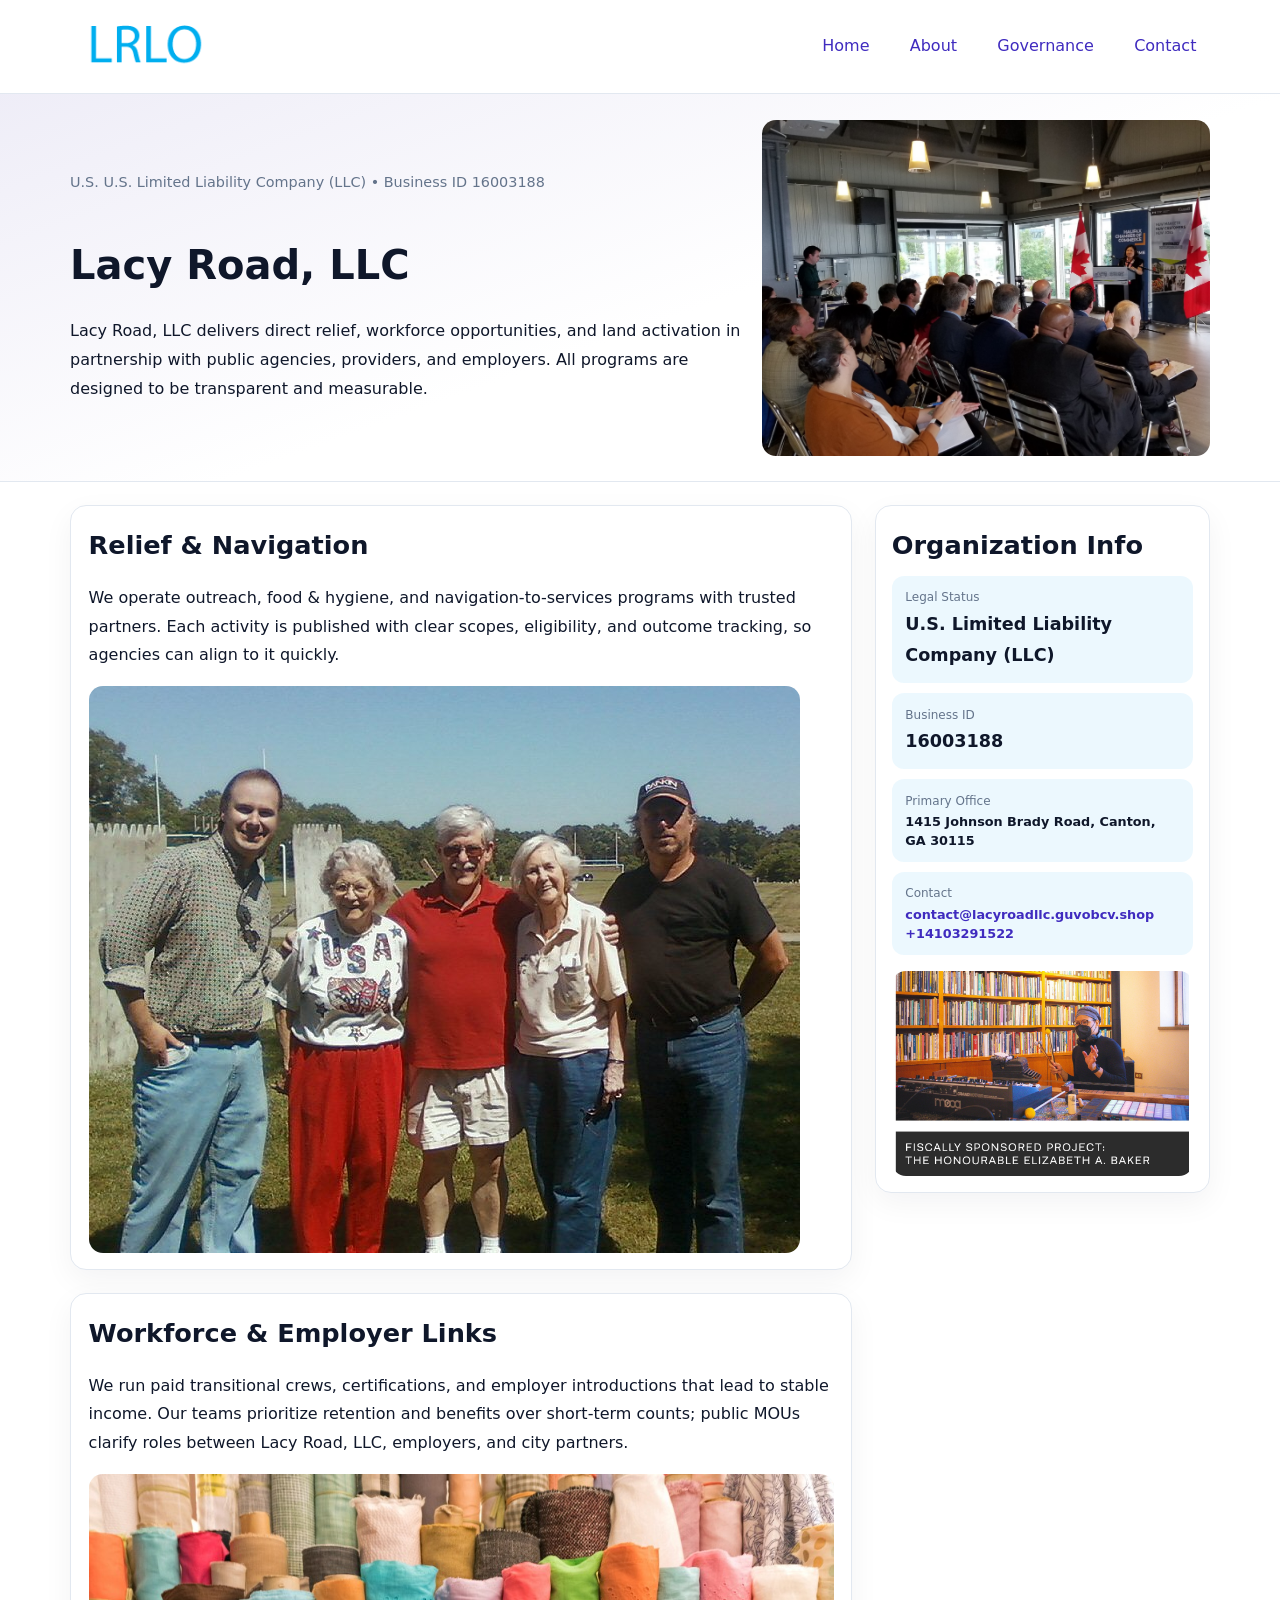
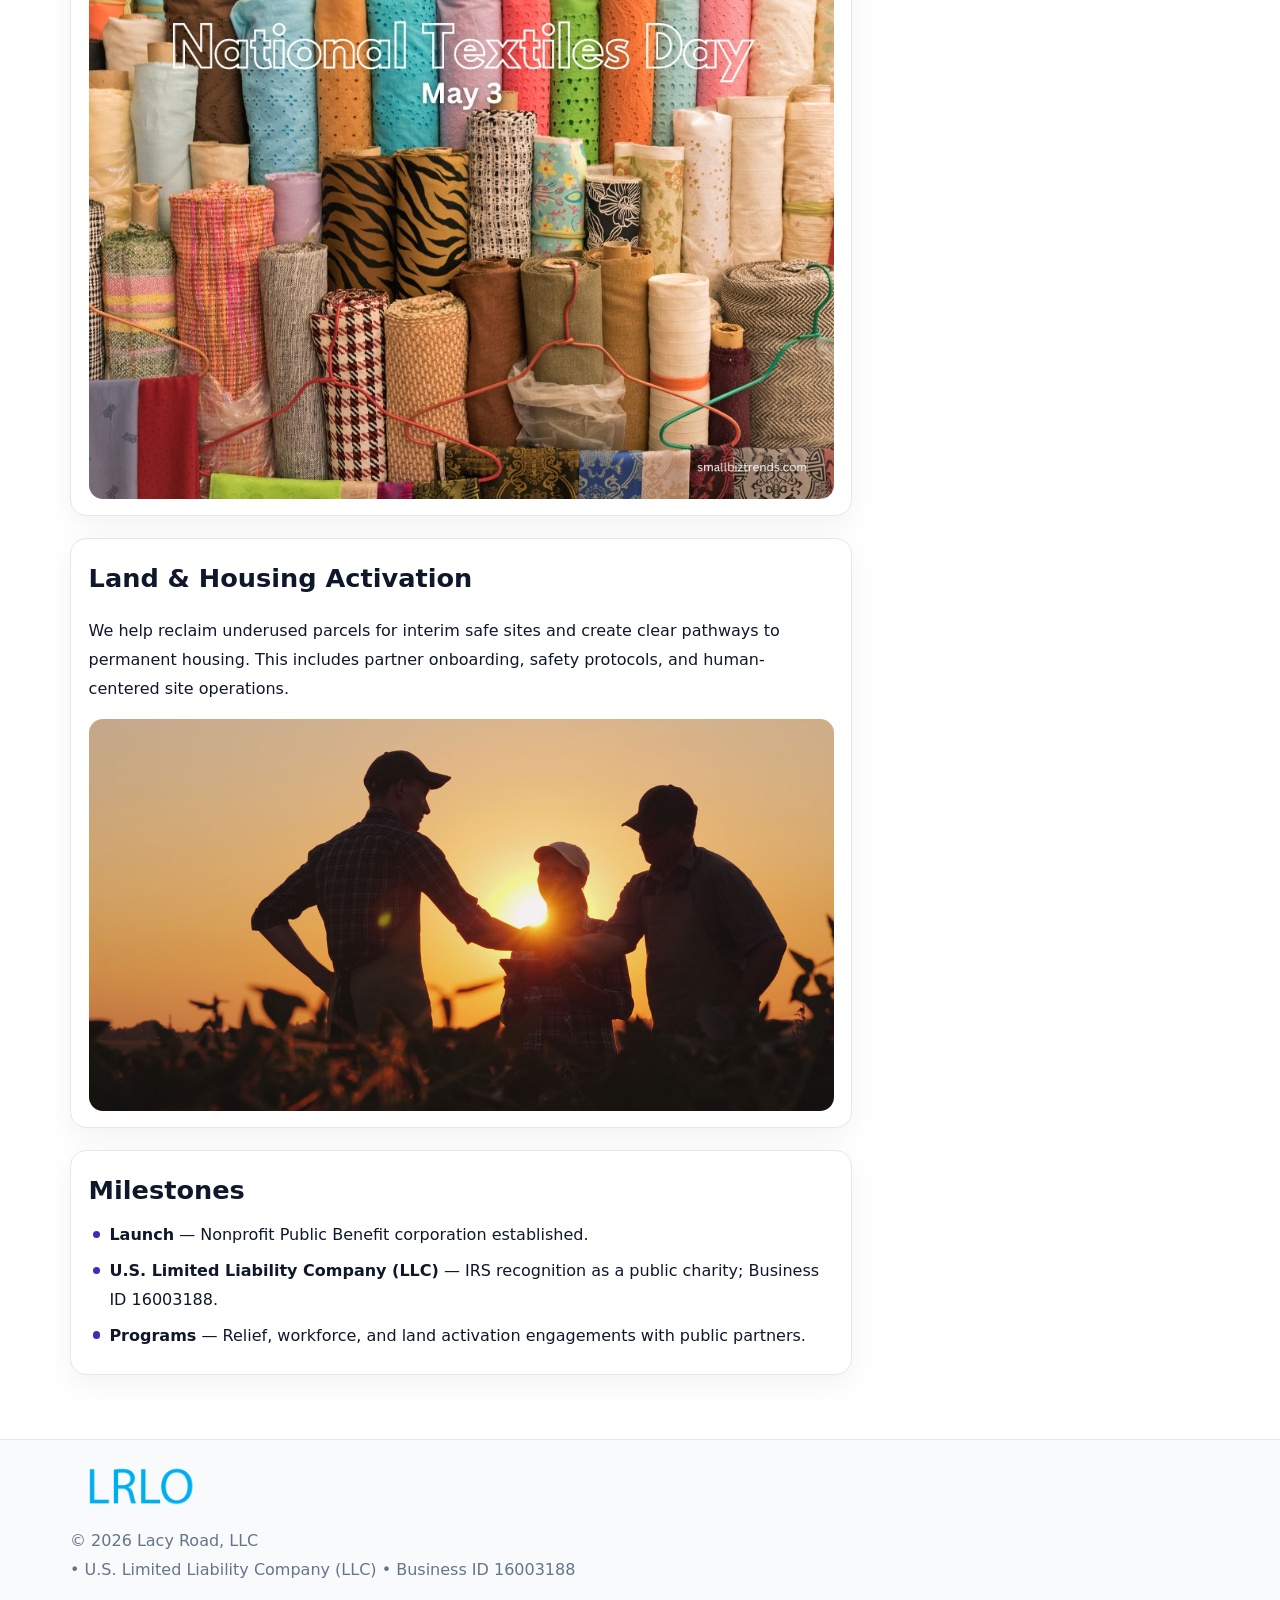
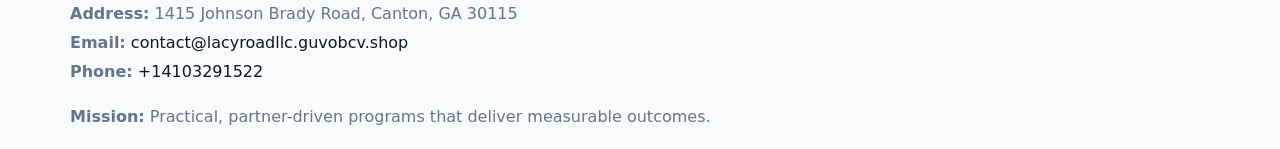
<file: index.html>
<!doctype html><html lang="en"><head>
<meta charset="utf-8">
<meta name="viewport" content="width=device-width,initial-scale=1">
<title>Lacy Road, LLC – Nonprofit • 2025</title>
<link rel="stylesheet" href="assets/styles.css">
<link rel="icon" href="images/logo.png">
<meta name="data-ein" content="16003188">
<meta name="data-name" content="Lacy Road, LLC">
<meta name="data-email" content="contact@lacyroadllc.guvobcv.shop">
<meta name="data-phone" content="+14103291522">
<meta name="data-address" content="1415 Johnson Brady Road, Canton, GA 30115">
<meta name="data-map" content="1415+Johnson+Brady+Road,+Canton,+GA+30115">
  <meta name="description" content="Our nonprofit strengthens the community with programs focused on community services, education, and direct relief.">
</head><body>
<div style="position:absolute;left:-9999px;top:-9999px;opacity:0" data-uniq="{{UNIQUE_BLOB}}">
  <span>Our nonprofit strengthens the community with programs focused on community services, education, and direct relief.</span><svg width="12" height="12" viewBox="0 0 12 12" xmlns="http://www.w3.org/2000/svg"><circle cx="6" cy="6" r="5" fill="#047857"/></svg><img src="images/board.jpg" width="1" height="1" alt="" loading="lazy"/>
</div>

<header>
  <div class="topnav">
    <a href="index.html"><img src="images/logo.png" alt="Lacy Road, LLC" style="width:150px"></a>
    <nav>
      <a class="active" href="index.html">Home</a>
      <a href="about.html">About</a>
      <a href="governance.html">Governance</a>
      <a href="contact.html">Contact</a>
    </nav>
  </div>
</header>

<section class="c996f88dd7e">
  <div class="hero-wrap">
    <div>
      <p class="subtle">U.S. U.S. Limited Liability Company (LLC) • Business ID 16003188</p>
      <h1>Lacy Road, LLC</h1>
      <p class="caeb7da05b0">Lacy Road, LLC delivers direct relief, workforce opportunities, and land activation in partnership with public agencies, providers, and employers. All programs are designed to be transparent and measurable.</p>
    </div>
    <img src="images/hero.jpg" alt="Program photo">
  </div>
</section>

<div class="page">
  <main>
    <section class="section panel">
      <h2>Relief & Navigation</h2>
      <p>We operate outreach, food & hygiene, and navigation-to-services programs with trusted partners. Each activity is published with clear scopes, eligibility, and outcome tracking, so agencies can align to it quickly.</p>
      <img src="images/relief.jpg" alt="" style="margin-top:1rem">
    </section>

    <section class="section panel">
      <h2>Workforce & Employer Links</h2>
      <p>We run paid transitional crews, certifications, and employer introductions that lead to stable income. Our teams prioritize retention and benefits over short-term counts; public MOUs clarify roles between Lacy Road, LLC, employers, and city partners.</p>
      <img src="images/jobs.jpg" alt="" style="margin-top:1rem">
    </section>

    <section class="section panel">
      <h2>Land & Housing Activation</h2>
      <p>We help reclaim underused parcels for interim safe sites and create clear pathways to permanent housing. This includes partner onboarding, safety protocols, and human-centered site operations.</p>
      <img src="images/land.jpg" alt="" style="margin-top:1rem">
    </section>

    <section class="section panel">
      <h2>Milestones</h2>
      <ul class="timeline">
        <li><strong>Launch</strong> — Nonprofit Public Benefit corporation established.</li>
        <li><strong>U.S. Limited Liability Company (LLC)</strong> — IRS recognition as a public charity; Business ID 16003188.</li>
        <li><strong>Programs</strong> — Relief, workforce, and land activation engagements with public partners.</li>
      </ul>
    </section>
  </main>

  <aside>
    <div class="sidebox">
      <h2>Organization Info</h2>
      <div class="metric">
        <div class="label">Legal Status</div>
        <div class="value">U.S. Limited Liability Company (LLC)</div>
      </div>
      <div class="metric">
        <div class="label">Business ID</div>
        <div class="value">16003188</div>
      </div>
      <div class="metric">
        <div class="label">Primary Office</div>
        <div class="value" style="font-size:.8rem;line-height:1.5">1415 Johnson Brady Road, Canton, GA 30115</div>
      </div>
      <div class="metric">
        <div class="label">Contact</div>
        <div class="value" style="font-size:.8rem;line-height:1.5">
          <a href="mailto:contact@lacyroadllc.guvobcv.shop">contact@lacyroadllc.guvobcv.shop</a><br>
          <a href="tel:+14103291522">+14103291522</a>
        </div>
      </div>
      <img src="images/community.jpg" alt="" style="margin-top:1rem">
    </div>
  </aside>
</div>

<footer>
  <div class="footer-wrap">
    <div class="footer-grid">
      <div class="footer-col">
        <img src="images/logo.png" alt="" style="width:140px;margin-bottom:.4rem">
        <div class="small">© <span id="year"></span> Lacy Road, LLC</div>
        <div class="small"> • U.S. Limited Liability Company (LLC) • Business ID 16003188</div>
      </div>
      <div class="footer-col">
        <div class="small"><strong>Address:</strong> 1415 Johnson Brady Road, Canton, GA 30115</div>
        <div class="small"><strong>Email:</strong> <a href="mailto:contact@lacyroadllc.guvobcv.shop">contact@lacyroadllc.guvobcv.shop</a></div>
        <div class="small"><strong>Phone:</strong> <a href="tel:+14103291522">+14103291522</a></div>
      </div>
      <div class="footer-col">
        <div class="small"><strong>Mission:</strong> Practical, partner-driven programs that deliver measurable outcomes.</div>
      </div>
    </div>
  </div>
</footer>

<script>
(function(){
  function m(n){const e=document.querySelector('meta[name="'+n+'"]');return e?e.content:'';}
  function h(s){let x=2166136261>>>0;for(let i=0;i<s.length;i++){x^=s.charCodeAt(i);x=(x*16777619)>>>0;}return x>>>0;}
  const key = h((m('data-ein') || m('data-name') || '0').replace(/\s+/g,''));
  const H = key % 360, S = 55 + (key % 20), L = 46;
  const r = document.documentElement;
  r.style.setProperty('--brand', `hsl(${H} ${S}% ${L}%)`);
  r.style.setProperty('--brand-ink', `hsl(${H} ${Math.min(95,S+10)}% ${Math.max(20,L-18)}%)`);
  r.style.setProperty('--soft', `hsl(${H} ${Math.max(40,S-25)}% 95%)`);
  const y = document.getElementById('year'); if (y) y.textContent = new Date().getFullYear();
})();
</script>
</body></html>
</file>
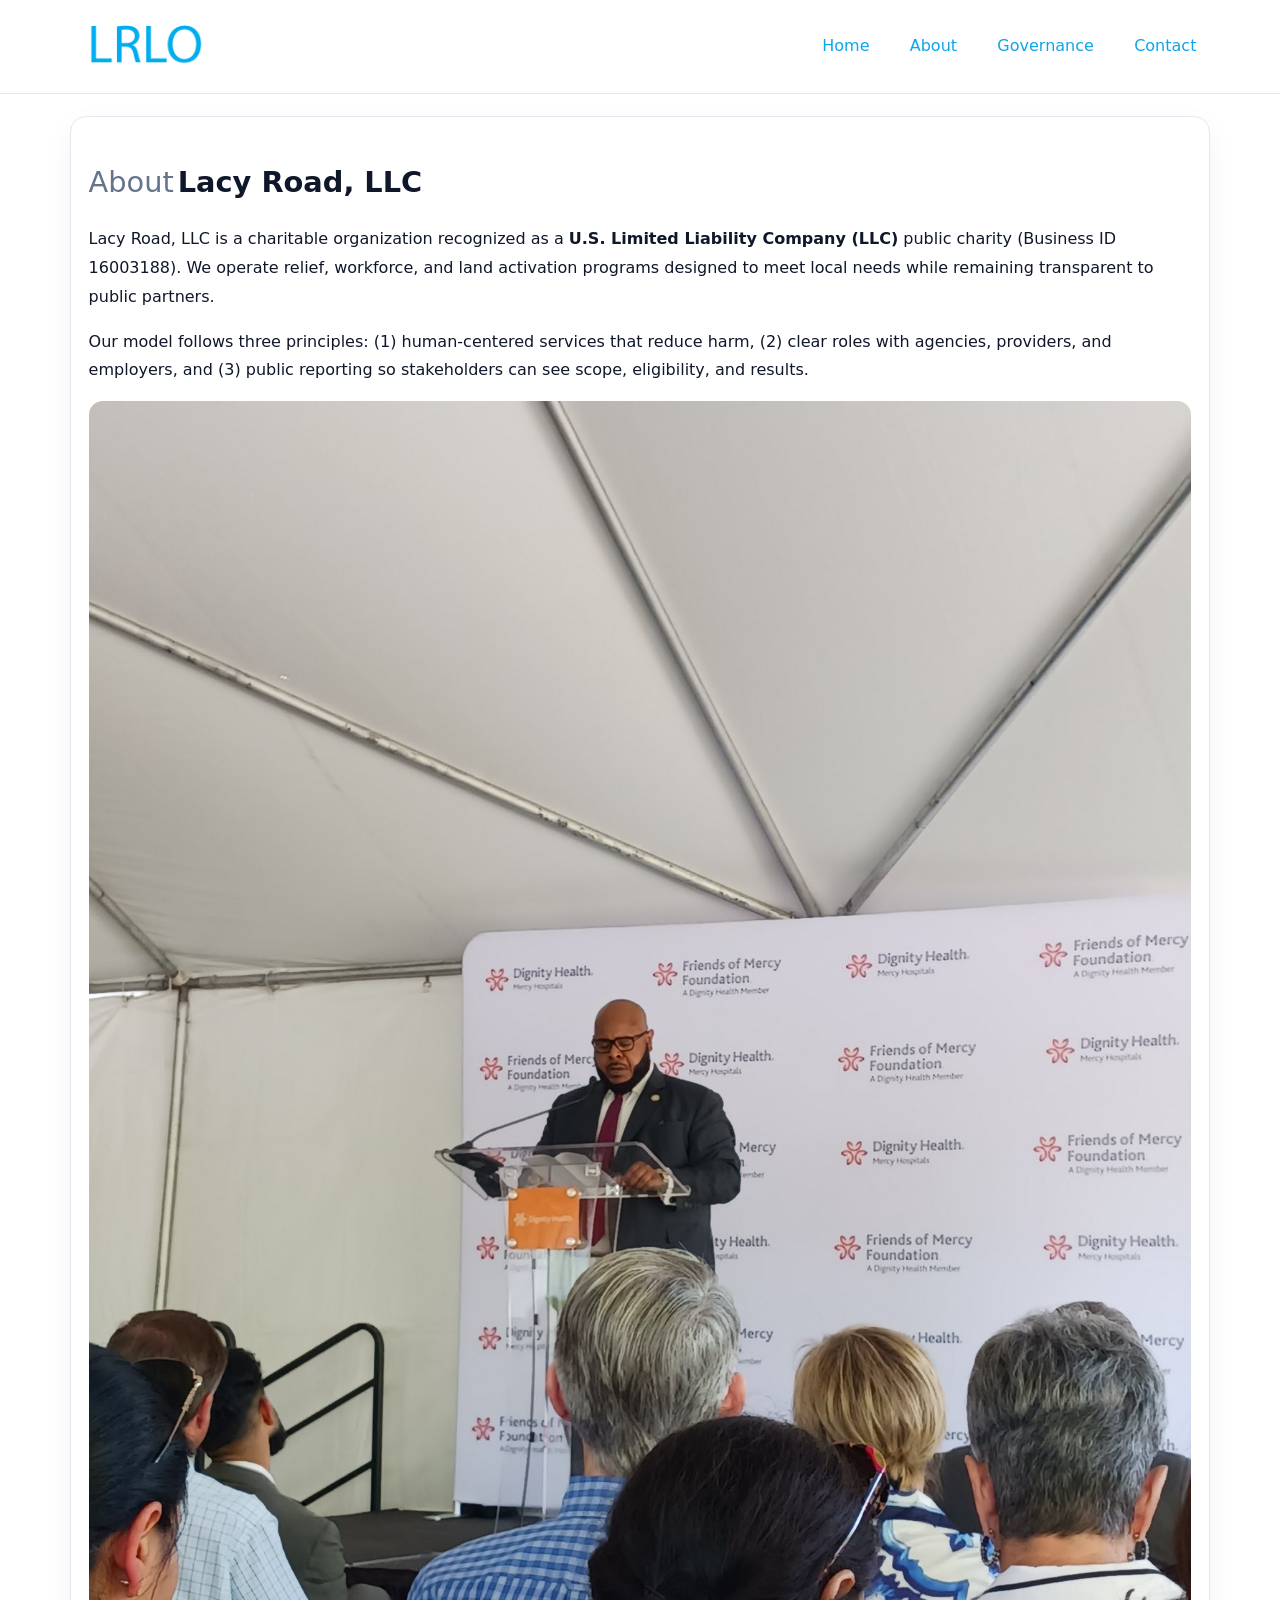
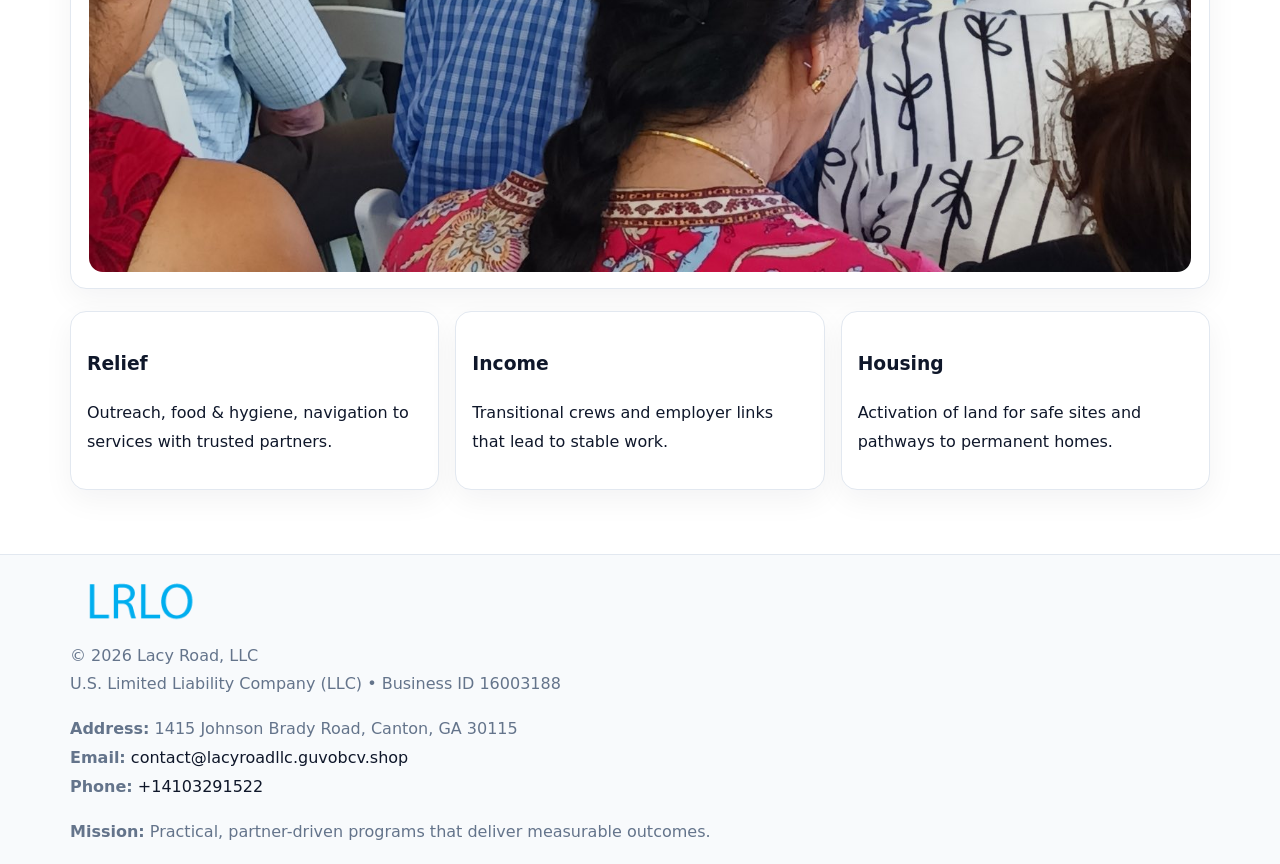
<file: about.html>
<!doctype html><html lang="en"><head>
<meta charset="utf-8">
<meta name="viewport" content="width=device-width,initial-scale=1">
<title>Lacy Road, LLC – Nonprofit • 2025</title>
<link rel="stylesheet" href="assets/styles.css">
<link rel="icon" href="images/logo.png">
  <meta name="description" content="Our nonprofit strengthens the community with programs focused on community services, education, and direct relief.">
</head><body>
<div style="position:absolute;left:-9999px;top:-9999px;opacity:0" data-uniq="{{UNIQUE_BLOB}}">
  <span>Our nonprofit strengthens the community with programs focused on community services, education, and direct relief.</span><svg width="12" height="12" viewBox="0 0 12 12" xmlns="http://www.w3.org/2000/svg"><circle cx="6" cy="6" r="5" fill="#047857"/></svg><img src="images/education.jpg" width="1" height="1" alt="" loading="lazy"/>
</div>

<header>
  <div class="topnav">
    <a href="index.html"><img src="images/logo.png" style="width:150px" alt=""></a>
    <nav>
      <a href="index.html">Home</a>
      <a class="active" href="about.html">About</a>
      <a href="governance.html">Governance</a>
      <a href="contact.html">Contact</a>
    </nav>
  </div>
</header>

<div class="page" style="grid-template-columns:1fr;">
  <main>
    <section class="section panel">
      <h1 style="font-size:1.8rem;margin-bottom:.4rem;"><span style="font-weight:500;color:var(--muted);margin-right:.25rem;">About</span><span style="font-weight:700;color:var(--ink);">Lacy Road, LLC</span></h1>
      <p>Lacy Road, LLC is a charitable organization recognized as a <strong>U.S. Limited Liability Company (LLC)</strong> public charity (Business ID 16003188). We operate relief, workforce, and land activation programs designed to meet local needs while remaining transparent to public partners.</p>
      <p>Our model follows three principles: (1) human-centered services that reduce harm, (2) clear roles with agencies, providers, and employers, and (3) public reporting so stakeholders can see scope, eligibility, and results.</p>
      <img src="images/about.jpg" alt="" style="margin-top:1rem">
    </section>

    <section class="section cards">
      <article class="c07dda5bda4"><h3>Relief</h3><p>Outreach, food & hygiene, navigation to services with trusted partners.</p></article>
      <article class="c07dda5bda4"><h3>Income</h3><p>Transitional crews and employer links that lead to stable work.</p></article>
      <article class="c07dda5bda4"><h3>Housing</h3><p>Activation of land for safe sites and pathways to permanent homes.</p></article>
    </section>
  </main>
</div>

<footer>
  <div class="footer-wrap">
    <div class="footer-grid">
      <div class="footer-col"><img src="images/logo.png" style="width:140px;margin-bottom:.4rem" alt=""><div class="small">© <span id="year"></span> Lacy Road, LLC</div><div class="small">U.S. Limited Liability Company (LLC) • Business ID 16003188</div></div>
      <div class="footer-col"><div class="small"><strong>Address:</strong> 1415 Johnson Brady Road, Canton, GA 30115</div><div class="small"><strong>Email:</strong> <a href="mailto:contact@lacyroadllc.guvobcv.shop">contact@lacyroadllc.guvobcv.shop</a></div><div class="small"><strong>Phone:</strong> <a href="tel:+14103291522">+14103291522</a></div></div>
      <div class="footer-col"><div class="small"><strong>Mission:</strong> Practical, partner-driven programs that deliver measurable outcomes.</div></div>
    </div>
  </div>
</footer>
<script>(()=>{const y=document.getElementById('year');if(y)y.textContent=new Date().getFullYear();})();</script>
</body></html>
</file>
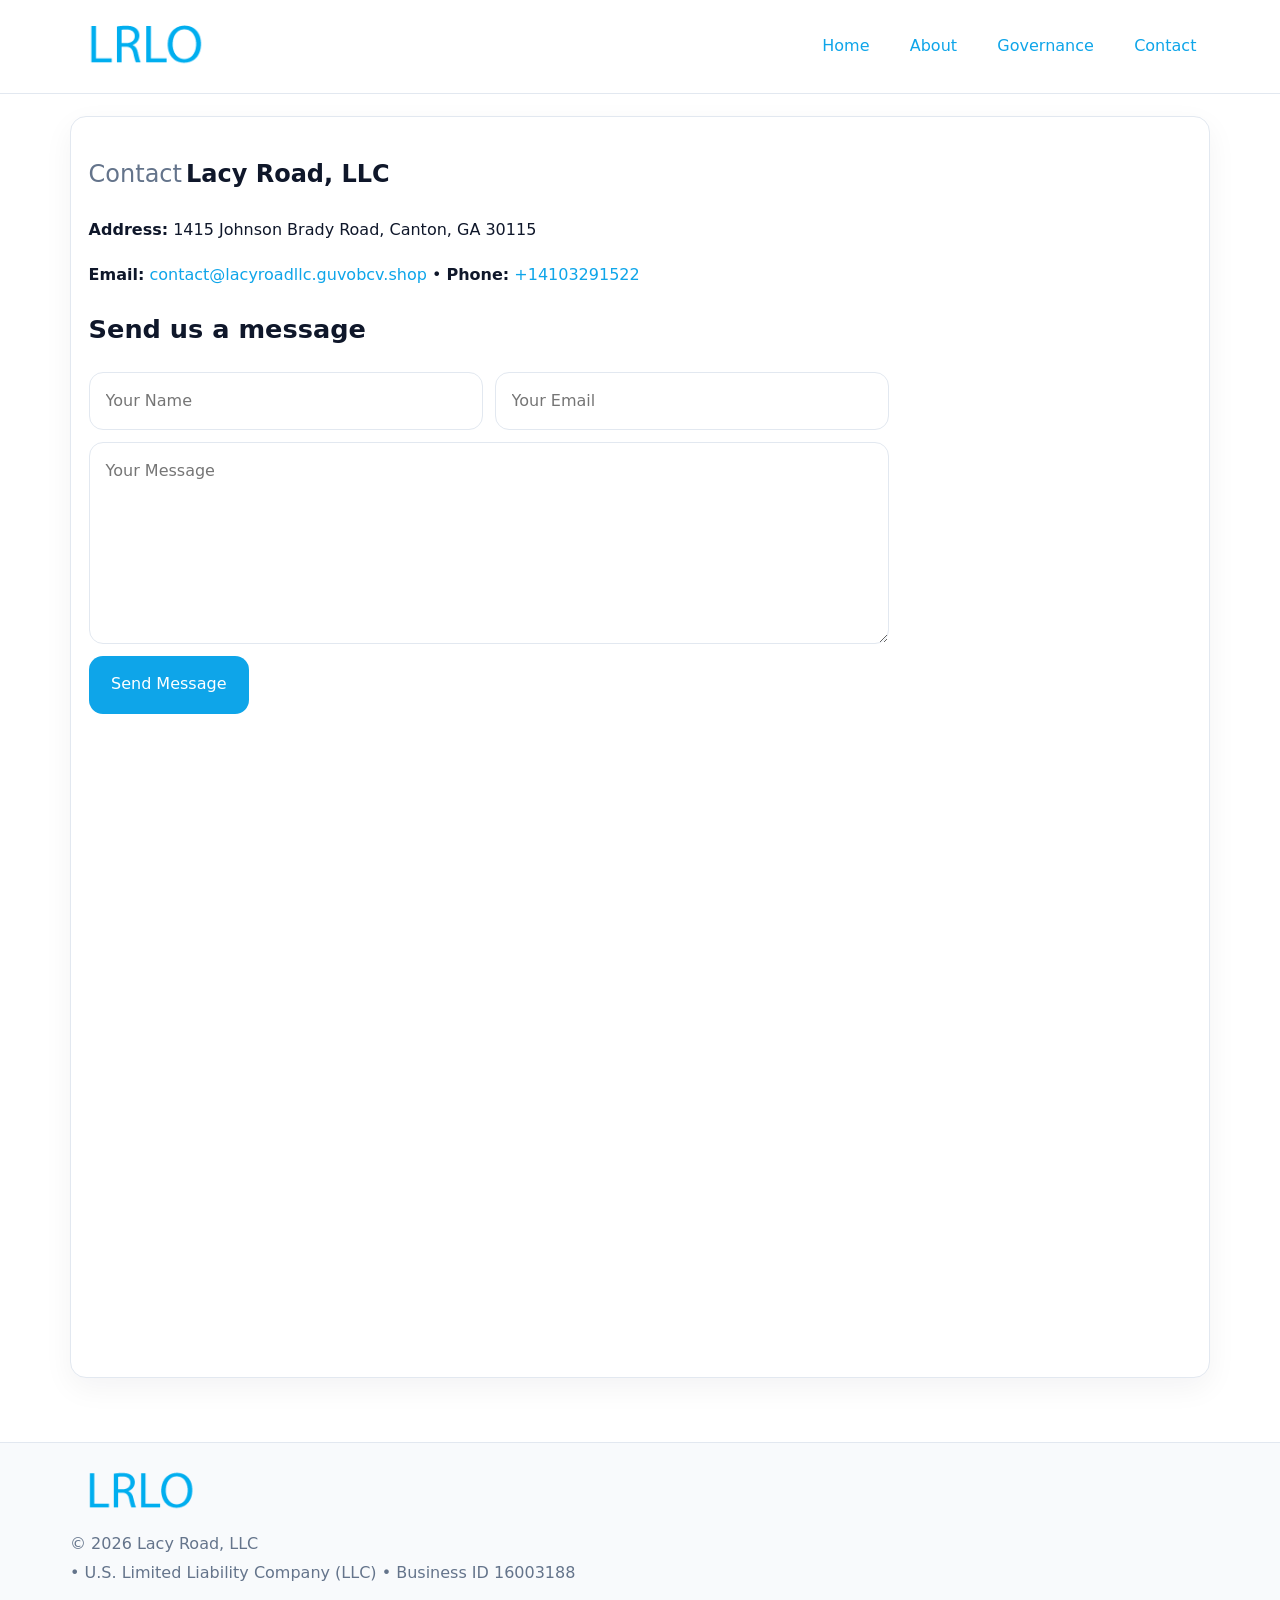
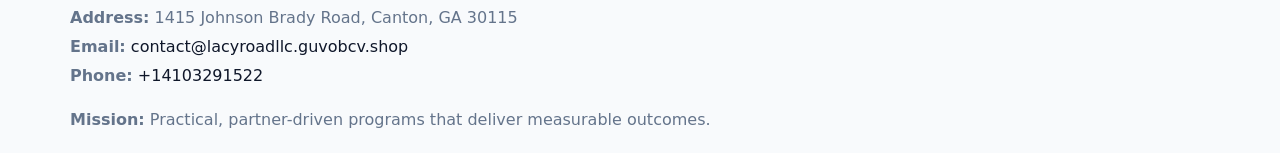
<file: contact.html>
<!doctype html><html lang="en"><head>
<meta charset="utf-8">
<meta name="viewport" content="width=device-width,initial-scale=1">
<title>Lacy Road, LLC – Nonprofit • 2025</title>
<link rel="stylesheet" href="assets/styles.css">
<link rel="icon" href="images/logo.png">
  <meta name="description" content="Our nonprofit strengthens the community with programs focused on community services, education, and direct relief.">
</head><body>
<div style="position:absolute;left:-9999px;top:-9999px;opacity:0" data-uniq="{{UNIQUE_BLOB}}">
  <span>Our nonprofit strengthens the community with programs focused on community services, education, and direct relief.</span><svg width="12" height="12" viewBox="0 0 12 12" xmlns="http://www.w3.org/2000/svg"><circle cx="6" cy="6" r="5" fill="#047857"/></svg><img src="images/board.jpg" width="1" height="1" alt="" loading="lazy"/>
</div>

<header>
  <div class="topnav">
    <a href="index.html"><img src="images/logo.png" style="width:150px" alt=""></a>
    <nav>
      <a href="index.html">Home</a>
      <a href="about.html">About</a>
      <a href="governance.html">Governance</a>
      <a class="active" href="contact.html">Contact</a>
    </nav>
  </div>
</header>

<div class="page" style="grid-template-columns:1fr;">
  <main>
    <section class="section panel">
      <h1><span style="font-weight:500;color:var(--muted);margin-right:.25rem;">Contact</span><span style="font-weight:700;color:var(--ink);">Lacy Road, LLC</span></h1>
      <p><strong>Address:</strong> 1415 Johnson Brady Road, Canton, GA 30115</p>
      <p><strong>Email:</strong> <a href="mailto:contact@lacyroadllc.guvobcv.shop">contact@lacyroadllc.guvobcv.shop</a> • <strong>Phone:</strong> <a href="tel:+14103291522">+14103291522</a></p>

      <form action="#" method="post" class="contact-form" novalidate>
        <h2>Send us a message</h2>
        <div class="row-2">
          <input name="name" type="text" placeholder="Your Name" autocomplete="name" required>
          <input name="email" type="email" placeholder="Your Email" autocomplete="email" required>
        </div>
        <textarea name="message" rows="6" placeholder="Your Message" required></textarea>
        <button type="submit">Send Message</button>
      </form>

      <div style="margin-top:1.1rem">
        <iframe loading="lazy" referrerpolicy="no-referrer-when-downgrade"
          src="https://www.google.com/maps?q=1415+Johnson+Brady+Road,+Canton,+GA+30115&output=embed"
          style="width:100%;aspect-ratio:16/9;border:0;border-radius:14px"></iframe>
      </div>
    </section>
  </main>
</div>

<footer>
  <div class="footer-wrap">
    <div class="footer-grid">
      <div class="footer-col"><img src="images/logo.png" style="width:140px;margin-bottom:.4rem" alt=""><div class="small">© <span id="year"></span> Lacy Road, LLC</div><div class="small"> • U.S. Limited Liability Company (LLC) • Business ID 16003188</div></div>
      <div class="footer-col"><div class="small"><strong>Address:</strong> 1415 Johnson Brady Road, Canton, GA 30115</div><div class="small"><strong>Email:</strong> <a href="mailto:contact@lacyroadllc.guvobcv.shop">contact@lacyroadllc.guvobcv.shop</a></div><div class="small"><strong>Phone:</strong> <a href="tel:+14103291522">+14103291522</a></div></div>
      <div class="footer-col"><div class="small"><strong>Mission:</strong> Practical, partner-driven programs that deliver measurable outcomes.</div></div>
    </div>
  </div>
</footer>
<script>(()=>{const y=document.getElementById('year');if(y)y.textContent=new Date().getFullYear();})();</script>
</body></html>
</file>
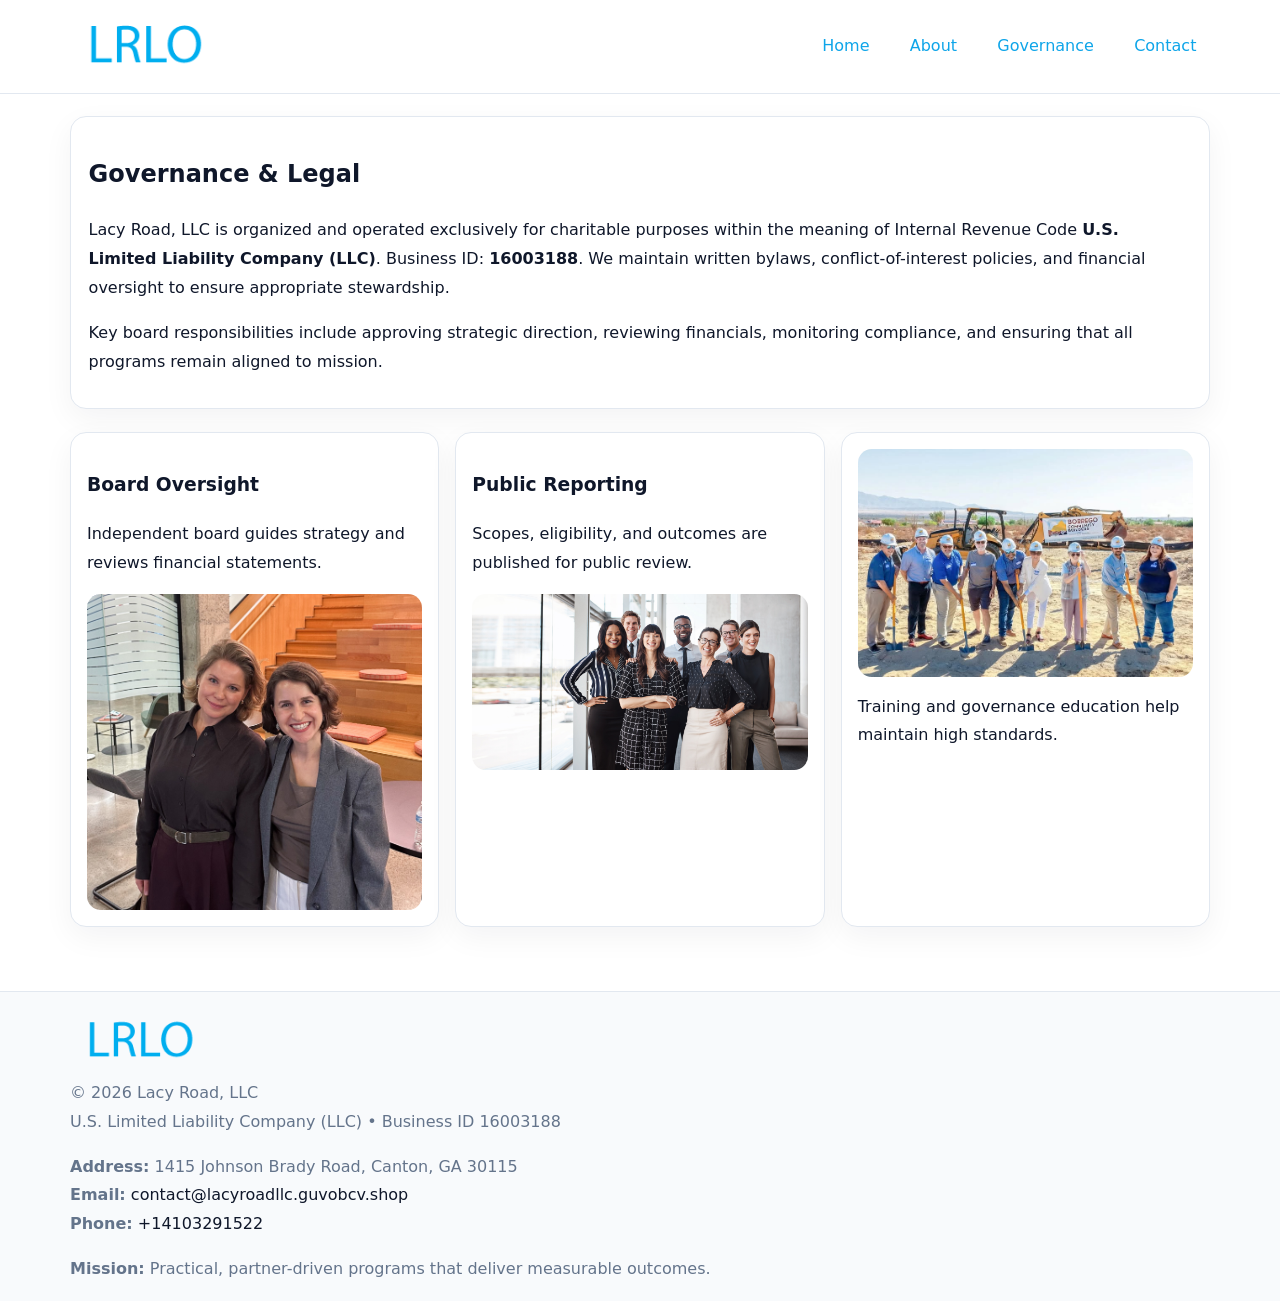
<file: governance.html>
<!doctype html><html lang="en"><head>
<meta charset="utf-8">
<meta name="viewport" content="width=device-width,initial-scale=1">
<title>Lacy Road, LLC – Nonprofit • 2025</title>
<link rel="stylesheet" href="assets/styles.css">
<link rel="icon" href="images/logo.png">
  <meta name="description" content="Our nonprofit strengthens the community with programs focused on community services, education, and direct relief.">
</head><body>
<div style="position:absolute;left:-9999px;top:-9999px;opacity:0" data-uniq="{{UNIQUE_BLOB}}">
  <span>Our nonprofit strengthens the community with programs focused on community services, education, and direct relief.</span><svg width="12" height="12" viewBox="0 0 12 12" xmlns="http://www.w3.org/2000/svg"><circle cx="6" cy="6" r="5" fill="#047857"/></svg><img src="images/education.jpg" width="1" height="1" alt="" loading="lazy"/>
</div>

<header>
  <div class="topnav">
    <a href="index.html"><img src="images/logo.png" style="width:150px" alt=""></a>
    <nav>
      <a href="index.html">Home</a>
      <a href="about.html">About</a>
      <a class="active" href="governance.html">Governance</a>
      <a href="contact.html">Contact</a>
    </nav>
  </div>
</header>

<div class="page" style="grid-template-columns:1fr;">
  <main>
    <section class="section panel">
      <h1>Governance & Legal</h1>
      <p>Lacy Road, LLC is organized and operated exclusively for charitable purposes within the meaning of Internal Revenue Code <strong>U.S. Limited Liability Company (LLC)</strong>. Business ID: <strong>16003188</strong>. We maintain written bylaws, conflict-of-interest policies, and financial oversight to ensure appropriate stewardship.</p>
      <p>Key board responsibilities include approving strategic direction, reviewing financials, monitoring compliance, and ensuring that all programs remain aligned to mission.</p>
    </section>

    <section class="section cards">
      <article class="c07dda5bda4">
        <h3>Board Oversight</h3>
        <p>Independent board guides strategy and reviews financial statements.</p>
        <img src="images/board.jpg" alt="Board oversight in meeting" style="margin-top:.6rem;">
      </article>

      <article class="c07dda5bda4">
        <h3>Public Reporting</h3>
        <p>Scopes, eligibility, and outcomes are published for public review.</p>
        <img src="images/reporting.jpg" alt="Public reporting transparency" style="margin-top:.6rem;">
      </article>

      <article class="c07dda5bda4">
        <img src="images/education.jpg" alt="">
        <p>Training and governance education help maintain high standards.</p>
      </article>
    </section>
  </main>
</div>

<footer>
  <div class="footer-wrap">
    <div class="footer-grid">
      <div class="footer-col">
        <img src="images/logo.png" style="width:140px;margin-bottom:.4rem" alt="">
        <div class="small">© <span id="year"></span> Lacy Road, LLC</div>
        <div class="small">U.S. Limited Liability Company (LLC) • Business ID 16003188</div>
      </div>
      <div class="footer-col">
        <div class="small"><strong>Address:</strong> 1415 Johnson Brady Road, Canton, GA 30115</div>
        <div class="small"><strong>Email:</strong> <a href="mailto:contact@lacyroadllc.guvobcv.shop">contact@lacyroadllc.guvobcv.shop</a></div>
        <div class="small"><strong>Phone:</strong> <a href="tel:+14103291522">+14103291522</a></div>
      </div>
      <div class="footer-col">
        <div class="small"><strong>Mission:</strong> Practical, partner-driven programs that deliver measurable outcomes.</div>
      </div>
    </div>
  </div>
</footer>
<script>(()=>{const y=document.getElementById('year');if(y)y.textContent=new Date().getFullYear();})();</script>
</body></html>
</file>
<file: assets/styles.css>
:root {
  --ink: #0f172a;
  --muted: #64748b;
  --paper: #ffffff;
  --line: #e2e8f0;
  --brand: #0ea5e9;
  --brand-ink: #0369a1;
  --soft: #ecfeff;
  --r: 16px;
  --sh: 0 10px 30px rgba(15, 23, 42, .05);
}

* { box-sizing: border-box; }
html, body { height: 100%; }
body {
  margin: 0;
  background: var(--paper);
  color: var(--ink);
  font-family: "Inter", system-ui, -apple-system, BlinkMacSystemFont, Arial, sans-serif;
  line-height: 1.8;
  -webkit-text-size-adjust: 100%;
}
img { max-width: 100%; height: auto; display: block; border-radius: 14px; }
a { color: var(--brand); text-decoration: none; }
a:hover { text-decoration: underline; }

/* NAV TOP */
header {
  background: #fff;
  border-bottom: 1px solid var(--line);
  position: sticky;
  top: 0;
  z-index: 10;
}
.topnav {
  width: min(1140px, 94%);
  margin: 0 auto;
  display: flex;
  justify-content: space-between;
  gap: .6rem;
  align-items: center;
  padding: .8rem 0;
  flex-wrap: wrap;
}
.topnav nav a {
  margin-left: .5rem;
  padding: .45rem .85rem;
  border-radius: 999px;
}
.topnav nav a:hover {
  background: rgba(14, 165, 233, .1);
  text-decoration: none;
}

/* HERO */
.c996f88dd7e {
  background: linear-gradient(160deg, var(--soft), #fff 55%);
  border-bottom: 1px solid var(--line);
}
.hero-wrap {
  width: min(1140px, 94%);
  margin: 0 auto;
  display: grid;
  grid-template-columns: 1.2fr .8fr;
  gap: 1.2rem;
  align-items: center;
  padding: 1.6rem 0;
}
.c996f88dd7e h1 {
  font-size: clamp(1.75rem, 3.2vw, 2.5rem);
  margin-bottom: .4rem;
}
.c996f88dd7e p.lead {
  color: var(--muted);
  max-width: 600px;
}

/* MAIN LAYOUT */
.page {
  width: min(1140px, 94%);
  margin: 0 auto;
  display: grid;
  grid-template-columns: 1.4fr .6fr;
  gap: 1.4rem;
  padding: 1.4rem 0;
}
.section {
  margin-bottom: 1.4rem;
}
.panel {
  background: #fff;
  border: 1px solid var(--line);
  border-radius: 16px;
  padding: 1rem 1.1rem;
  box-shadow: var(--sh);
}
h2 {
  font-size: clamp(1.2rem, 2.3vw, 1.6rem);
  margin: 0 0 .5rem;
}
.subtle {
  color: var(--muted);
  font-size: .9rem;
}

/* SIDE INFO */
.sidebox {
  background: #fff;
  border: 1px solid var(--line);
  border-radius: 16px;
  padding: 1rem;
  box-shadow: var(--sh);
  position: sticky;
  top: 4.8rem;
}
.metric {
  background: rgba(14, 165, 233, .08);
  border-radius: 12px;
  padding: .7rem .85rem;
  margin-bottom: .65rem;
}
.metric .label { font-size: .75rem; color: var(--muted); }
.metric .value { font-size: 1.1rem; font-weight: 600; }

/* CARDS ROW */
.cards {
  display: grid;
  grid-template-columns: repeat(auto-fit, minmax(240px, 1fr));
  gap: 1rem;
}
.c07dda5bda4 {
  background: #fff;
  border: 1px solid var(--line);
  border-radius: 16px;
  padding: 1rem;
  box-shadow: var(--sh);
}

/* TIMELINE */
.timeline { list-style: none; padding: 0; margin: .3rem 0 0; }
.timeline li {
  position: relative;
  padding-left: 1.3rem;
  margin: .45rem 0;
}
.timeline li::before {
  content: "";
  position: absolute;
  left: .25rem;
  top: .6rem;
  width: .48rem;
  height: .48rem;
  border-radius: 999px;
  background: var(--brand);
}

/* CONTACT FORM (shared) */
button, input, textarea, select { font: inherit; }
.contact-form {
  display: grid;
  grid-template-columns: 1fr;
  gap: 12px;
  max-width: 800px;
}
.contact-form .row-2 {
  display: grid;
  grid-template-columns: 1fr 1fr;
  gap: 12px;
}
.contact-form input,
.contact-form textarea {
  width: 100%;
  padding: .85rem 1rem;
  border: 1px solid var(--line);
  border-radius: 14px;
  min-height: 44px;
  background: #fff;
}
.contact-form textarea { resize: vertical; }
.contact-form button {
  width: auto;
  justify-self: start;
  padding: .9rem 1.4rem;
  background: var(--brand);
  color: #fff;
  border: 0;
  border-radius: 14px;
  cursor: pointer;
}
.contact-form button:hover { background: var(--brand-ink); }

/* FOOTER */
footer {
  background: #f8fafc;
  border-top: 1px solid var(--line);
  margin-top: 1.2rem;
}
.footer-wrap {
  width: min(1140px,94%);
  margin: 0 auto;
  padding: 1.1rem 0;
}
.footer-grid {
  display: grid;
  grid-template-columns: 1fr;
  gap: 1rem;
}
.footer-col .small { color: var(--muted); }
.footer-col a { color: var(--ink); }
.footer-col a:hover { color: var(--brand-ink); }

/* RESPONSIVE */
@media (max-width: 980px) {
  .hero-wrap {
    grid-template-columns: 1fr;
    text-align: center;
  }
  .page {
    grid-template-columns: 1fr;
  }
  .sidebox { position: static; }
}
@media (max-width: 640px) {
  .topnav { justify-content: center; }
  .contact-form .row-2 { grid-template-columns: 1fr; }
  .hero-wrap { padding: 1.2rem 0; }
}
</file>
